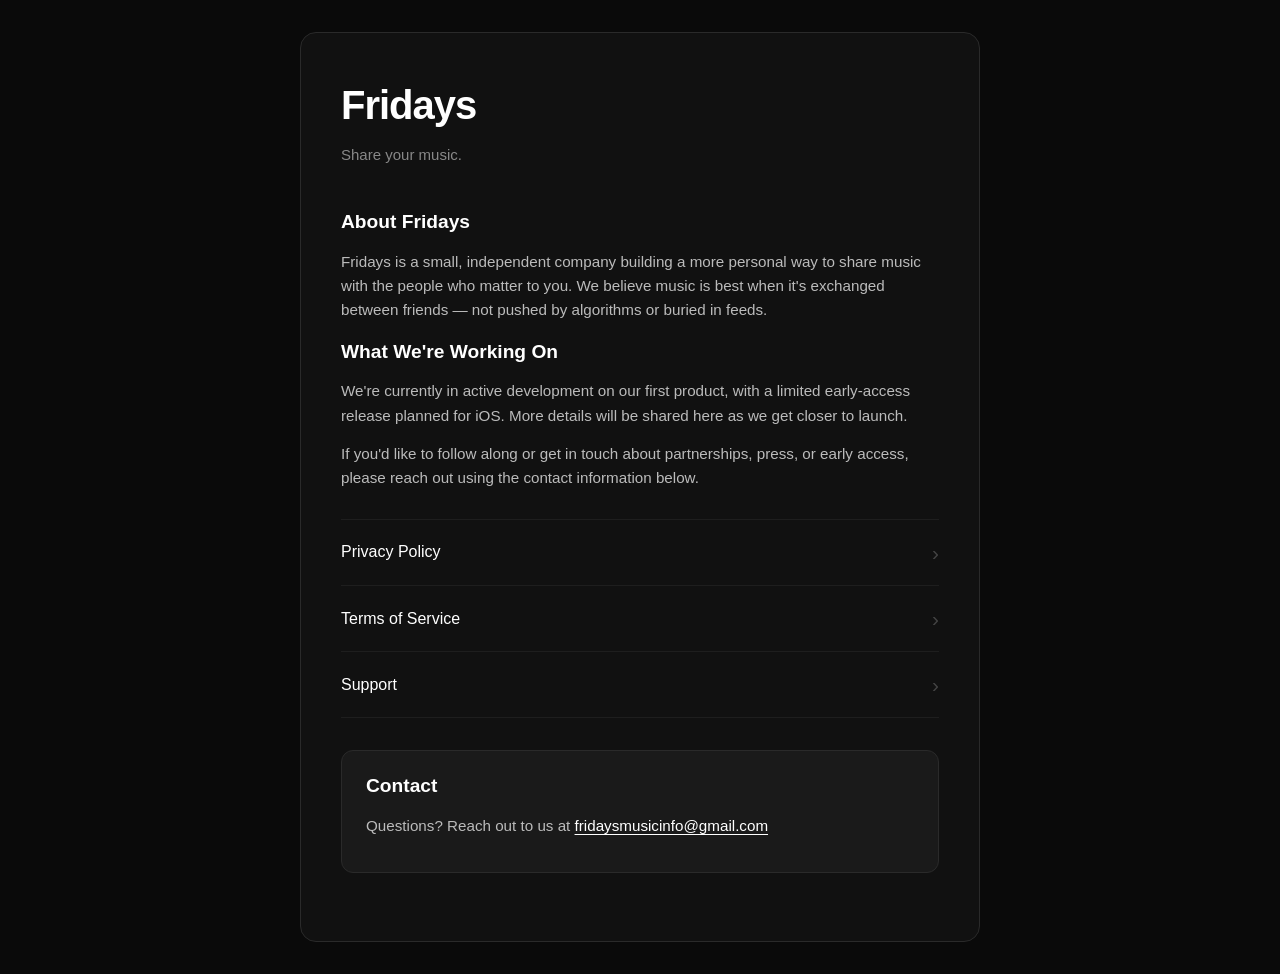
<file: index.html>
<!DOCTYPE html>
<html lang="en">
<head>
    <meta charset="UTF-8">
    <meta name="viewport" content="width=device-width, initial-scale=1.0">
    <title>Fridays</title>
    <link rel="stylesheet" href="styles.css">
</head>
<body>
    <div class="container">
        <div class="site-logo">Fridays</div>
        <div class="site-tagline">Share your music.</div>

        <section class="about-section">
            <h2>About Fridays</h2>
            <p>Fridays is a small, independent company building a more personal way to share music with the people who matter to you. We believe music is best when it's exchanged between friends — not pushed by algorithms or buried in feeds.</p>
        <section class="about-section">
            <h2>What We're Working On</h2>
            <p>We're currently in active development on our first product, with a limited early-access release planned for iOS. More details will be shared here as we get closer to launch.</p>
            <p>If you'd like to follow along or get in touch about partnerships, press, or early access, please reach out using the contact information below.</p>
        </section>

        <ul class="page-links">
            <li><a href="privacy-policy/">Privacy Policy</a></li>
            <li><a href="terms/">Terms of Service</a></li>
            <li><a href="support/">Support</a></li>
        </ul>

        <div class="contact-section">
            <h2>Contact</h2>
            <p>Questions? Reach out to us at <a href="mailto:fridaysmusicinfo@gmail.com">fridaysmusicinfo@gmail.com</a></p>
        </div>
    </div>
</body>
</html>
</file>
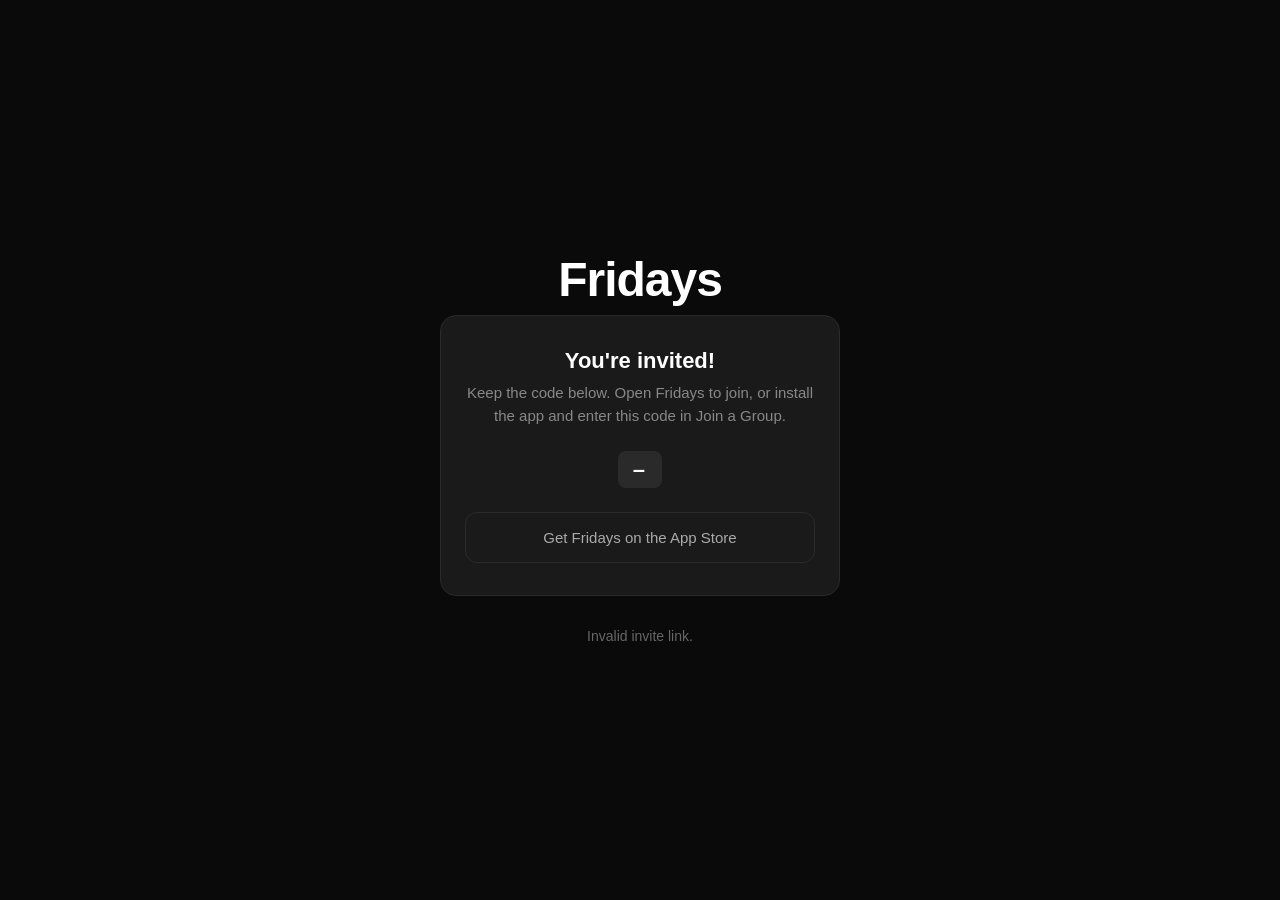
<file: invite/index.html>
<!DOCTYPE html>
<html lang="en">
<head>
    <meta charset="UTF-8">
    <meta name="viewport" content="width=device-width, initial-scale=1.0">
    <!-- Static OG tags — crawlers (iMessage, WhatsApp, etc.) read raw HTML and never run JS -->
    <title>Join a group on Fridays! 🕺</title>
    <!-- Open Graph tags for iMessage / WhatsApp / Twitter link previews -->
    <meta property="og:title" content="Join a group on Fridays! 🕺" />
    <meta property="og:description" content="Open in Fridays to join the group and share your weekly song pick." />
    <meta property="og:image" content="https://fridays.music/app-clip-invite-preview.png" />
    <!-- Do not canonicalize invitations to /join: each query contains a
         different invite code. Preview clients must retain the shared URL. -->
    <meta property="og:type" content="website" />
<style>
        * { margin: 0; padding: 0; box-sizing: border-box; }

        body {
            background-color: #0a0a0a;
            color: #ffffff;
            font-family: -apple-system, BlinkMacSystemFont, "Segoe UI", Helvetica, Arial, sans-serif;
            min-height: 100vh;
            display: flex;
            align-items: center;
            justify-content: center;
            text-align: center;
            padding: 24px;
        }

        .container {
            max-width: 400px;
            width: 100%;
        }

        .logo {
            font-size: 48px;
            font-weight: 700;
            letter-spacing: -1px;
            margin-bottom: 8px;
            color: #ffffff;
        }

        .tagline {
            font-size: 16px;
            color: #888888;
            margin-bottom: 48px;
        }

        .invite-card {
            background: #1a1a1a;
            border: 1px solid #2a2a2a;
            border-radius: 16px;
            padding: 32px 24px;
            margin-bottom: 32px;
        }

        .invite-title {
            font-size: 22px;
            font-weight: 600;
            margin-bottom: 8px;
        }

        .invite-subtitle {
            font-size: 15px;
            color: #888888;
            line-height: 1.5;
            margin-bottom: 24px;
        }

        .code-badge {
            display: inline-block;
            background: #2a2a2a;
            border-radius: 8px;
            padding: 8px 16px;
            font-family: "SF Mono", "Fira Code", monospace;
            font-size: 18px;
            font-weight: 600;
            letter-spacing: 2px;
            color: #ffffff;
            margin-bottom: 24px;
        }

        .open-btn {
            display: block;
            width: 100%;
            padding: 16px;
            background: #ffffff;
            color: #000000;
            border: none;
            border-radius: 12px;
            font-size: 17px;
            font-weight: 600;
            cursor: pointer;
            text-decoration: none;
            margin-bottom: 12px;
            transition: opacity 0.2s;
        }

        .open-btn:hover { opacity: 0.85; }

        .appstore-btn {
            display: block;
            width: 100%;
            padding: 16px;
            background: transparent;
            color: #aaaaaa;
            border: 1px solid #2a2a2a;
            border-radius: 12px;
            font-size: 15px;
            font-weight: 500;
            cursor: pointer;
            text-decoration: none;
            transition: border-color 0.2s, color 0.2s;
        }

        .appstore-btn:hover { border-color: #555555; color: #ffffff; }

        .status-msg {
            font-size: 14px;
            color: #666666;
            margin-top: 24px;
            min-height: 20px;
        }
    </style>
</head>
<body>
    <div class="container">
        <div class="logo">Fridays</div>

        <div class="invite-card">
            <!-- invite-title and invite-subtitle are updated by JS with the group name -->
            <div class="invite-title" id="invite-title">You're invited!</div>
            <div class="invite-subtitle" id="invite-subtitle">
                Keep the code below. Open Fridays to join, or install the app and enter this code in Join a Group.
            </div>

            <!-- JS populates this with the extracted join code -->
            <div class="code-badge" id="code-badge">...</div>

            <a class="open-btn" id="open-btn" href="#">Open in Fridays</a>
            <a class="appstore-btn"
               href="https://apps.apple.com/us/app/fridays-music/id6757407973"
               id="appstore-btn">
               Get Fridays on the App Store
            </a>
        </div>

        <div class="status-msg" id="status-msg">
            Tap Open in Fridays if installed. Otherwise, keep your code and get the app below.
        </div>
    </div>

    <script>
        (function () {
            var params = new URLSearchParams(window.location.search);

            // Extract join code. Two sources in priority order:
            // 1. ?code= query param — set by 404.html when GitHub Pages catches /join/{code}
            // 2. Path segment — works when accessed directly at /join/{code}
            var fromQuery = params.get("code") || "";
            var pathParts = window.location.pathname.split("/").filter(Boolean);
            // pathParts[0]==="join", pathParts[1]===code (direct path fallback)
            var fromPath = pathParts[1] || "";
            var compactCode = (fromQuery || "").replace(/[\s-]/g, "").toUpperCase();
            var code = /^[A-Z0-9]{8}$/.test(compactCode)
                ? compactCode.slice(0, 4) + "-" + compactCode.slice(4)
                : "";

            // --- Populate code badge and deep link button ---
            var codeBadge = document.getElementById("code-badge");
            var openBtn   = document.getElementById("open-btn");
            var statusMsg = document.getElementById("status-msg");

            if (code) {
                codeBadge.textContent = code;
                // Deep link carries the code so the app can pre-fill the join sheet
                openBtn.href = "fridays://join/" + encodeURIComponent(code);
            } else {
                codeBadge.textContent = "—";
                statusMsg.textContent = "Invalid invite link.";
                openBtn.style.display = "none";
            }

            if (!code) return;

        })();
    </script>
</body>
</html>
</file>
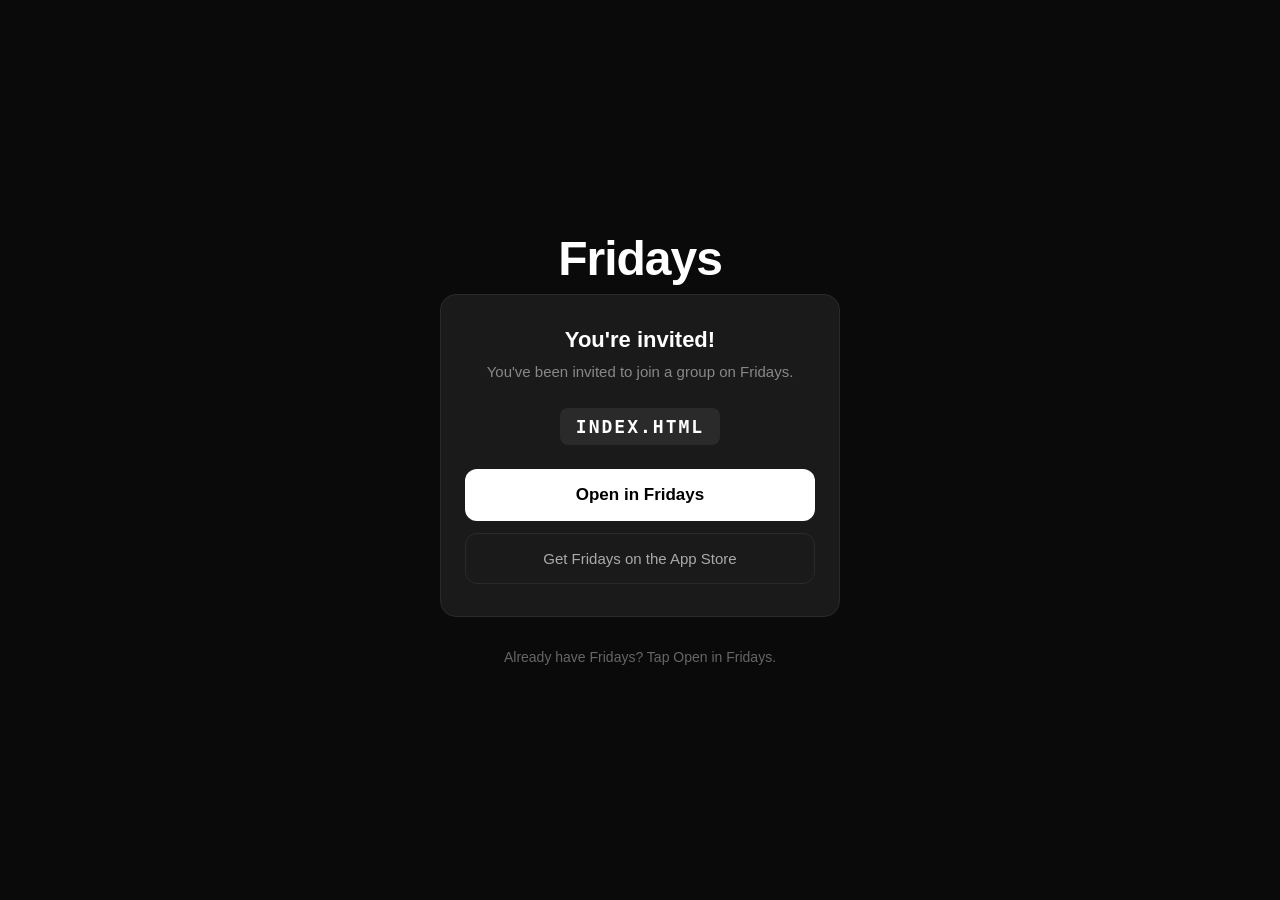
<file: join/index.html>
<!DOCTYPE html>
<html lang="en">
<head>
    <meta charset="UTF-8">
    <meta name="viewport" content="width=device-width, initial-scale=1.0">
    <!-- Static OG tags — crawlers (iMessage, WhatsApp, etc.) read raw HTML and never run JS -->
    <title>Join a group on Fridays! 🕺</title>
    <!-- Open Graph tags for iMessage / WhatsApp / Twitter link previews -->
    <meta property="og:title" content="Join a group on Fridays! 🕺" />
    <meta property="og:description" content="Open in Fridays to join the group and share your weekly song pick." />
    <meta property="og:image" content="https://fridays.music/app-clip-invite-preview.png" />
    <meta property="og:url" content="https://fridays.music/join" />
    <meta property="og:type" content="website" />
    <meta
        name="apple-itunes-app"
        content="app-id=6757407973, app-clip-bundle-id=com.maxwellsanchez.fridays-app.Clip, app-clip-display=card"
    />
    <style>
        * { margin: 0; padding: 0; box-sizing: border-box; }

        body {
            background-color: #0a0a0a;
            color: #ffffff;
            font-family: -apple-system, BlinkMacSystemFont, "Segoe UI", Helvetica, Arial, sans-serif;
            min-height: 100vh;
            display: flex;
            align-items: center;
            justify-content: center;
            text-align: center;
            padding: 24px;
        }

        .container {
            max-width: 400px;
            width: 100%;
        }

        .logo {
            font-size: 48px;
            font-weight: 700;
            letter-spacing: -1px;
            margin-bottom: 8px;
            color: #ffffff;
        }

        .tagline {
            font-size: 16px;
            color: #888888;
            margin-bottom: 48px;
        }

        .invite-card {
            background: #1a1a1a;
            border: 1px solid #2a2a2a;
            border-radius: 16px;
            padding: 32px 24px;
            margin-bottom: 32px;
        }

        .invite-title {
            font-size: 22px;
            font-weight: 600;
            margin-bottom: 8px;
        }

        .invite-subtitle {
            font-size: 15px;
            color: #888888;
            line-height: 1.5;
            margin-bottom: 24px;
        }

        .code-badge {
            display: inline-block;
            background: #2a2a2a;
            border-radius: 8px;
            padding: 8px 16px;
            font-family: "SF Mono", "Fira Code", monospace;
            font-size: 18px;
            font-weight: 600;
            letter-spacing: 2px;
            color: #ffffff;
            margin-bottom: 24px;
        }

        .open-btn {
            display: block;
            width: 100%;
            padding: 16px;
            background: #ffffff;
            color: #000000;
            border: none;
            border-radius: 12px;
            font-size: 17px;
            font-weight: 600;
            cursor: pointer;
            text-decoration: none;
            margin-bottom: 12px;
            transition: opacity 0.2s;
        }

        .open-btn:hover { opacity: 0.85; }

        .appstore-btn {
            display: block;
            width: 100%;
            padding: 16px;
            background: transparent;
            color: #aaaaaa;
            border: 1px solid #2a2a2a;
            border-radius: 12px;
            font-size: 15px;
            font-weight: 500;
            cursor: pointer;
            text-decoration: none;
            transition: border-color 0.2s, color 0.2s;
        }

        .appstore-btn:hover { border-color: #555555; color: #ffffff; }

        .status-msg {
            font-size: 14px;
            color: #666666;
            margin-top: 24px;
            min-height: 20px;
        }
    </style>
</head>
<body>
    <div class="container">
        <div class="logo">Fridays</div>

        <div class="invite-card">
            <!-- invite-title and invite-subtitle are updated by JS with the group name -->
            <div class="invite-title" id="invite-title">You're invited!</div>
            <div class="invite-subtitle" id="invite-subtitle">
                You've been invited to join a group on Fridays.
            </div>

            <!-- JS populates this with the extracted join code -->
            <div class="code-badge" id="code-badge">...</div>

            <a class="open-btn" id="open-btn" href="#">Open in Fridays</a>
            <a class="appstore-btn"
               href="https://apps.apple.com/us/app/fridays-music/id6757407973"
               id="appstore-btn">
               Get Fridays on the App Store
            </a>
        </div>

        <div class="status-msg" id="status-msg">
            Already have Fridays? Tap Open in Fridays.
        </div>
    </div>

    <script>
        (function () {
            var params = new URLSearchParams(window.location.search);

            // Extract join code. Two sources in priority order:
            // 1. ?code= query param — set by 404.html when GitHub Pages catches /join/{code}
            // 2. Path segment — works when accessed directly at /join/{code}
            var fromQuery = params.get("code") || "";
            var pathParts = window.location.pathname.split("/").filter(Boolean);
            // pathParts[0]==="join", pathParts[1]===code (direct path fallback)
            var fromPath = pathParts[1] || "";
            var code = (fromQuery || fromPath).toUpperCase();

            // --- Populate code badge and deep link button ---
            var codeBadge = document.getElementById("code-badge");
            var openBtn   = document.getElementById("open-btn");
            var statusMsg = document.getElementById("status-msg");

            if (code) {
                codeBadge.textContent = code;
                // Deep link carries the code so the app can pre-fill the join sheet
                openBtn.href = "fridays://join/" + code;
            } else {
                codeBadge.textContent = "—";
                statusMsg.textContent = "Invalid invite link.";
                openBtn.style.display = "none";
            }

            if (!code) return;

        })();
    </script>
</body>
</html>
</file>
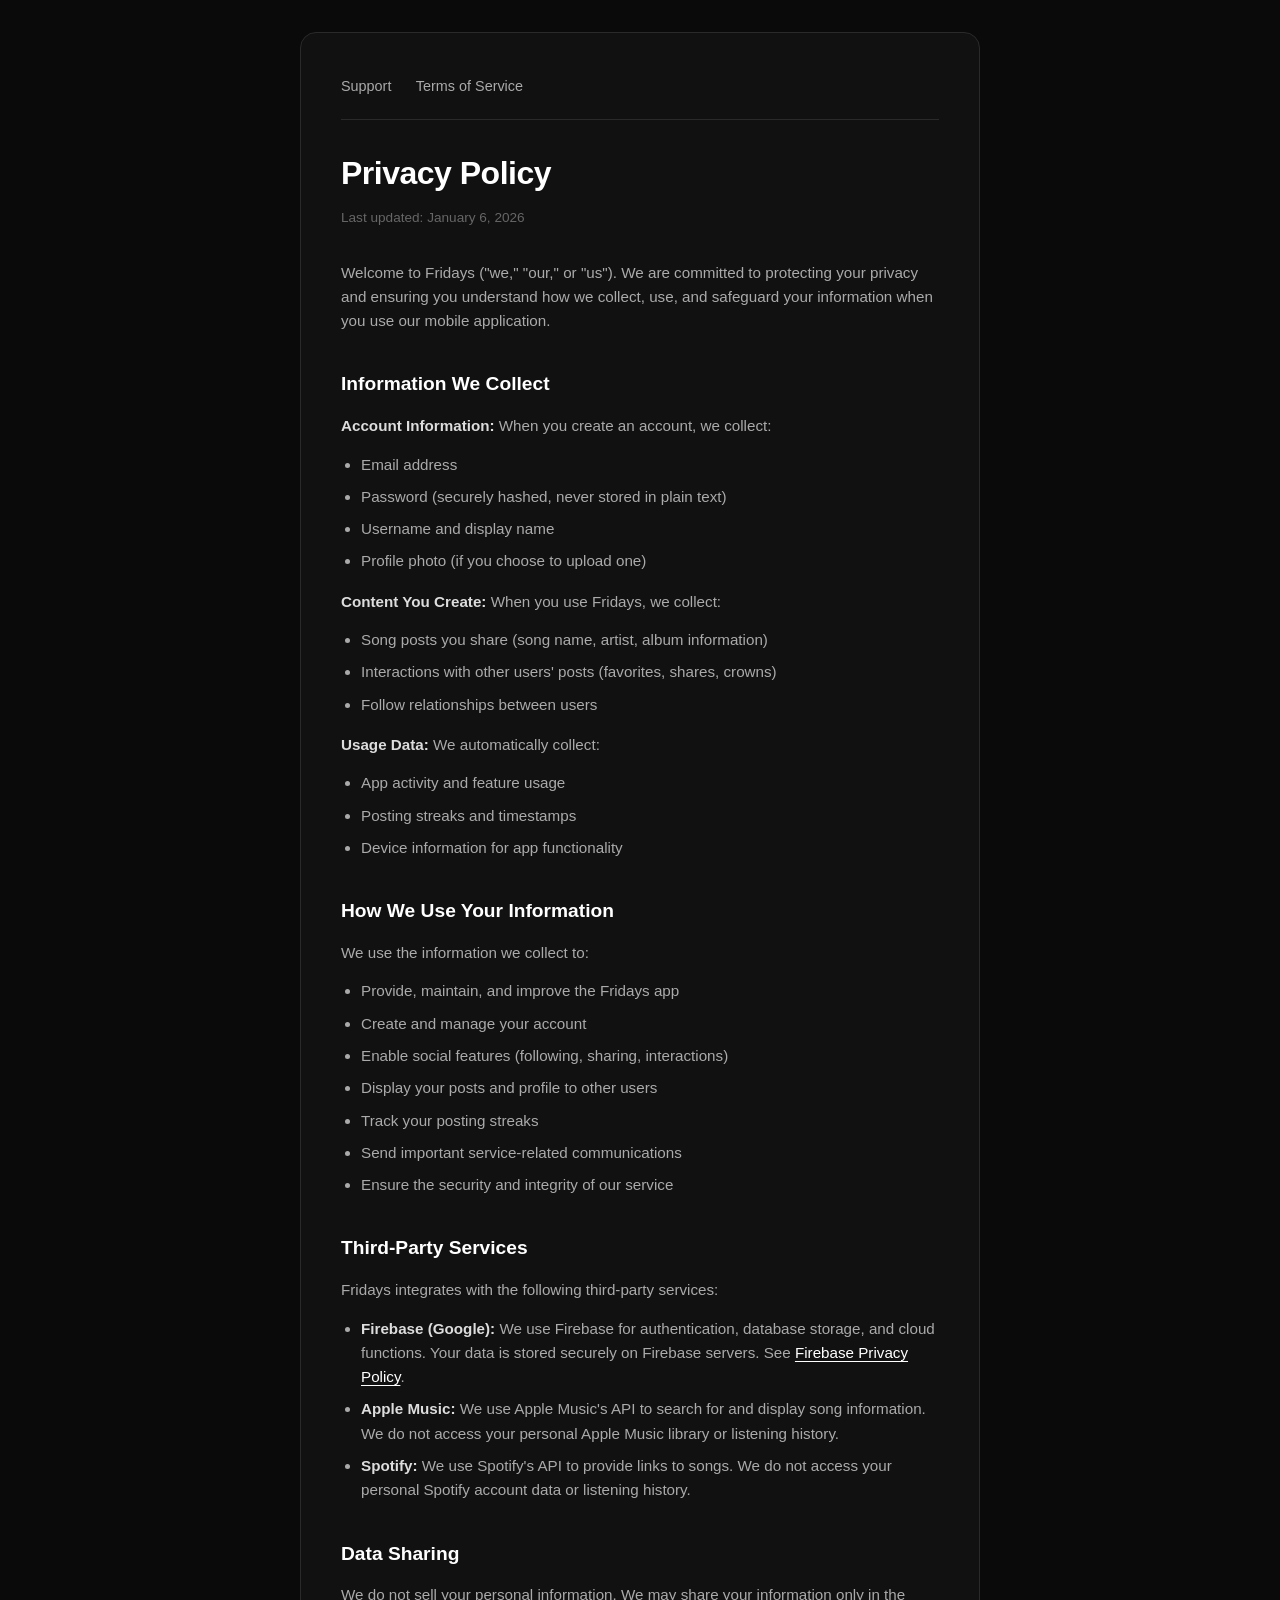
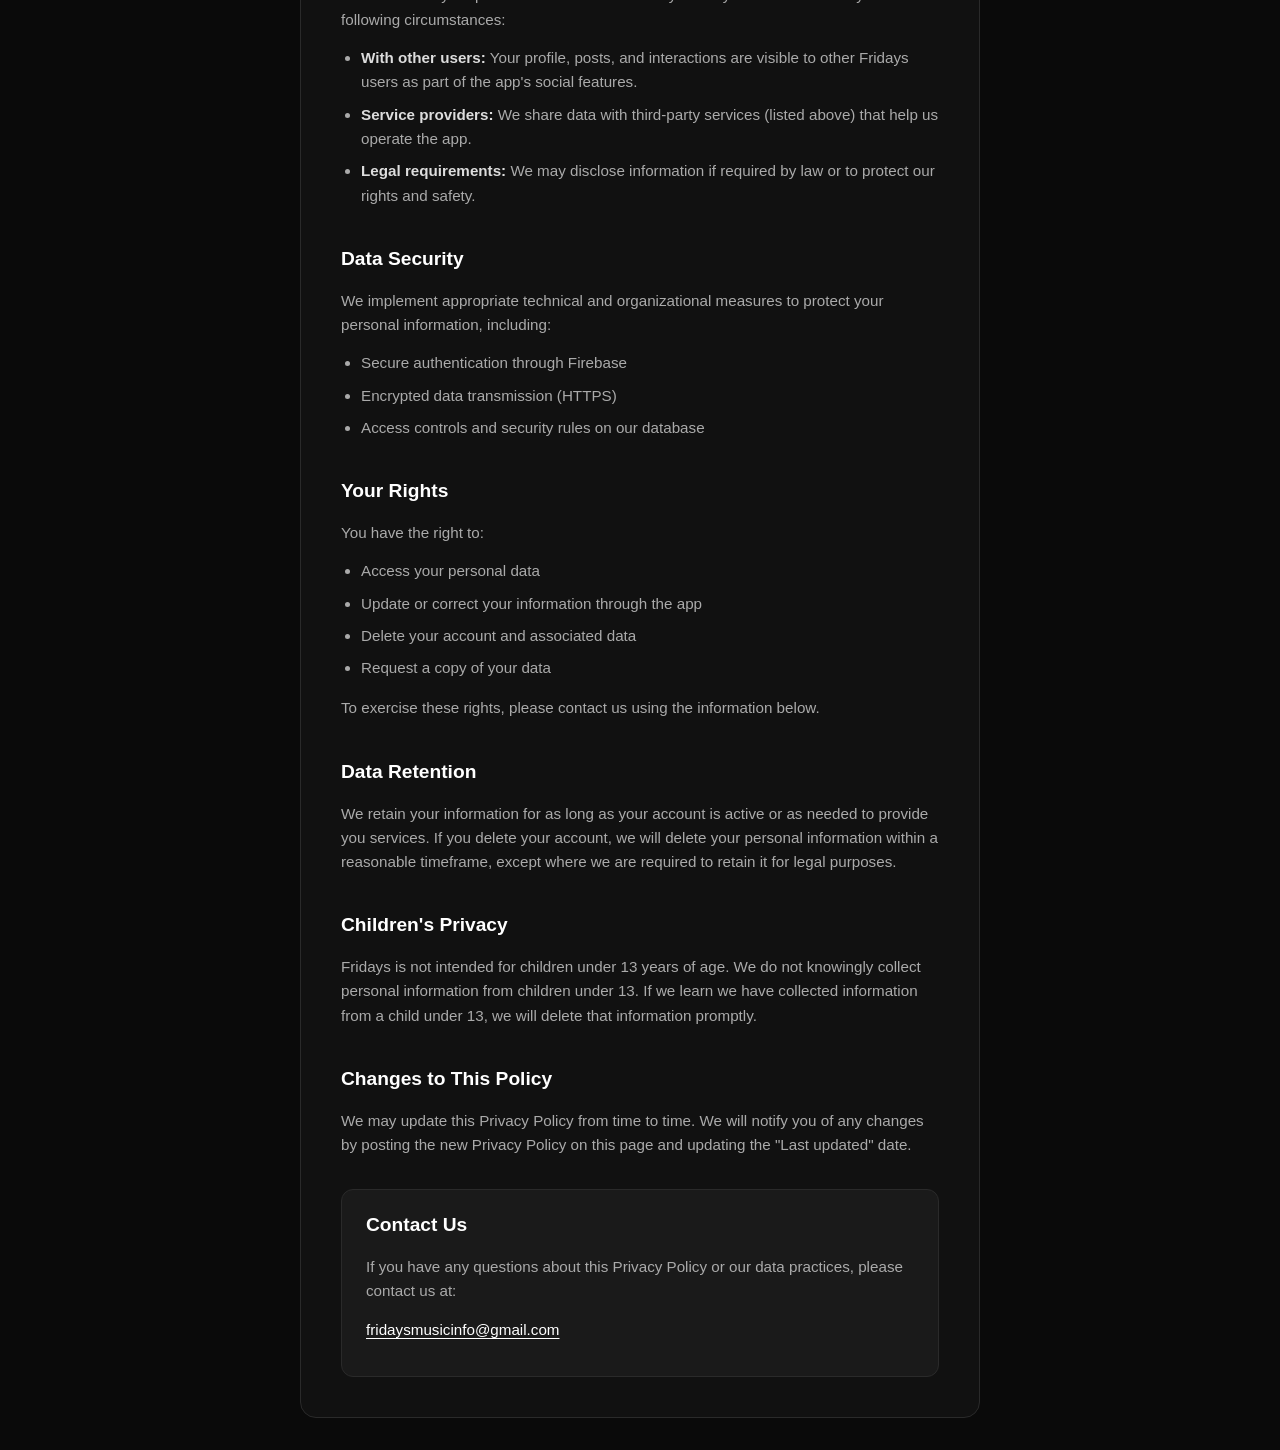
<file: privacy-policy/index.html>
<!DOCTYPE html>
<html lang="en">
<head>
    <meta charset="UTF-8">
    <meta name="viewport" content="width=device-width, initial-scale=1.0">
    <title>Privacy Policy - Fridays</title>
    <link rel="stylesheet" href="../styles.css">
</head>
<body>
    <div class="container">
        <nav class="nav-links">
            <a href="../support/">Support</a>
            <a href="../terms/">Terms of Service</a>
        </nav>
        
        <h1>Privacy Policy</h1>
        <p class="last-updated">Last updated: January 6, 2026</p>
        
        <p>Welcome to Fridays ("we," "our," or "us"). We are committed to protecting your privacy and ensuring you understand how we collect, use, and safeguard your information when you use our mobile application.</p>
        
        <h2>Information We Collect</h2>
        
        <p><strong>Account Information:</strong> When you create an account, we collect:</p>
        <ul>
            <li>Email address</li>
            <li>Password (securely hashed, never stored in plain text)</li>
            <li>Username and display name</li>
            <li>Profile photo (if you choose to upload one)</li>
        </ul>
        
        <p><strong>Content You Create:</strong> When you use Fridays, we collect:</p>
        <ul>
            <li>Song posts you share (song name, artist, album information)</li>
            <li>Interactions with other users' posts (favorites, shares, crowns)</li>
            <li>Follow relationships between users</li>
        </ul>
        
        <p><strong>Usage Data:</strong> We automatically collect:</p>
        <ul>
            <li>App activity and feature usage</li>
            <li>Posting streaks and timestamps</li>
            <li>Device information for app functionality</li>
        </ul>
        
        <h2>How We Use Your Information</h2>
        
        <p>We use the information we collect to:</p>
        <ul>
            <li>Provide, maintain, and improve the Fridays app</li>
            <li>Create and manage your account</li>
            <li>Enable social features (following, sharing, interactions)</li>
            <li>Display your posts and profile to other users</li>
            <li>Track your posting streaks</li>
            <li>Send important service-related communications</li>
            <li>Ensure the security and integrity of our service</li>
        </ul>
        
        <h2>Third-Party Services</h2>
        
        <p>Fridays integrates with the following third-party services:</p>
        <ul>
            <li><strong>Firebase (Google):</strong> We use Firebase for authentication, database storage, and cloud functions. Your data is stored securely on Firebase servers. See <a href="https://firebase.google.com/support/privacy" target="_blank">Firebase Privacy Policy</a>.</li>
            <li><strong>Apple Music:</strong> We use Apple Music's API to search for and display song information. We do not access your personal Apple Music library or listening history.</li>
            <li><strong>Spotify:</strong> We use Spotify's API to provide links to songs. We do not access your personal Spotify account data or listening history.</li>
        </ul>
        
        <h2>Data Sharing</h2>
        
        <p>We do not sell your personal information. We may share your information only in the following circumstances:</p>
        <ul>
            <li><strong>With other users:</strong> Your profile, posts, and interactions are visible to other Fridays users as part of the app's social features.</li>
            <li><strong>Service providers:</strong> We share data with third-party services (listed above) that help us operate the app.</li>
            <li><strong>Legal requirements:</strong> We may disclose information if required by law or to protect our rights and safety.</li>
        </ul>
        
        <h2>Data Security</h2>
        
        <p>We implement appropriate technical and organizational measures to protect your personal information, including:</p>
        <ul>
            <li>Secure authentication through Firebase</li>
            <li>Encrypted data transmission (HTTPS)</li>
            <li>Access controls and security rules on our database</li>
        </ul>
        
        <h2>Your Rights</h2>
        
        <p>You have the right to:</p>
        <ul>
            <li>Access your personal data</li>
            <li>Update or correct your information through the app</li>
            <li>Delete your account and associated data</li>
            <li>Request a copy of your data</li>
        </ul>
        
        <p>To exercise these rights, please contact us using the information below.</p>
        
        <h2>Data Retention</h2>
        
        <p>We retain your information for as long as your account is active or as needed to provide you services. If you delete your account, we will delete your personal information within a reasonable timeframe, except where we are required to retain it for legal purposes.</p>
        
        <h2>Children's Privacy</h2>
        
        <p>Fridays is not intended for children under 13 years of age. We do not knowingly collect personal information from children under 13. If we learn we have collected information from a child under 13, we will delete that information promptly.</p>
        
        <h2>Changes to This Policy</h2>
        
        <p>We may update this Privacy Policy from time to time. We will notify you of any changes by posting the new Privacy Policy on this page and updating the "Last updated" date.</p>
        
        <div class="contact-section">
            <h2>Contact Us</h2>
            <p>If you have any questions about this Privacy Policy or our data practices, please contact us at:</p>
            <p><a href="mailto:fridaysmusicinfo@gmail.com">fridaysmusicinfo@gmail.com</a></p>
        </div>
    </div>
</body>
</html>
</file>
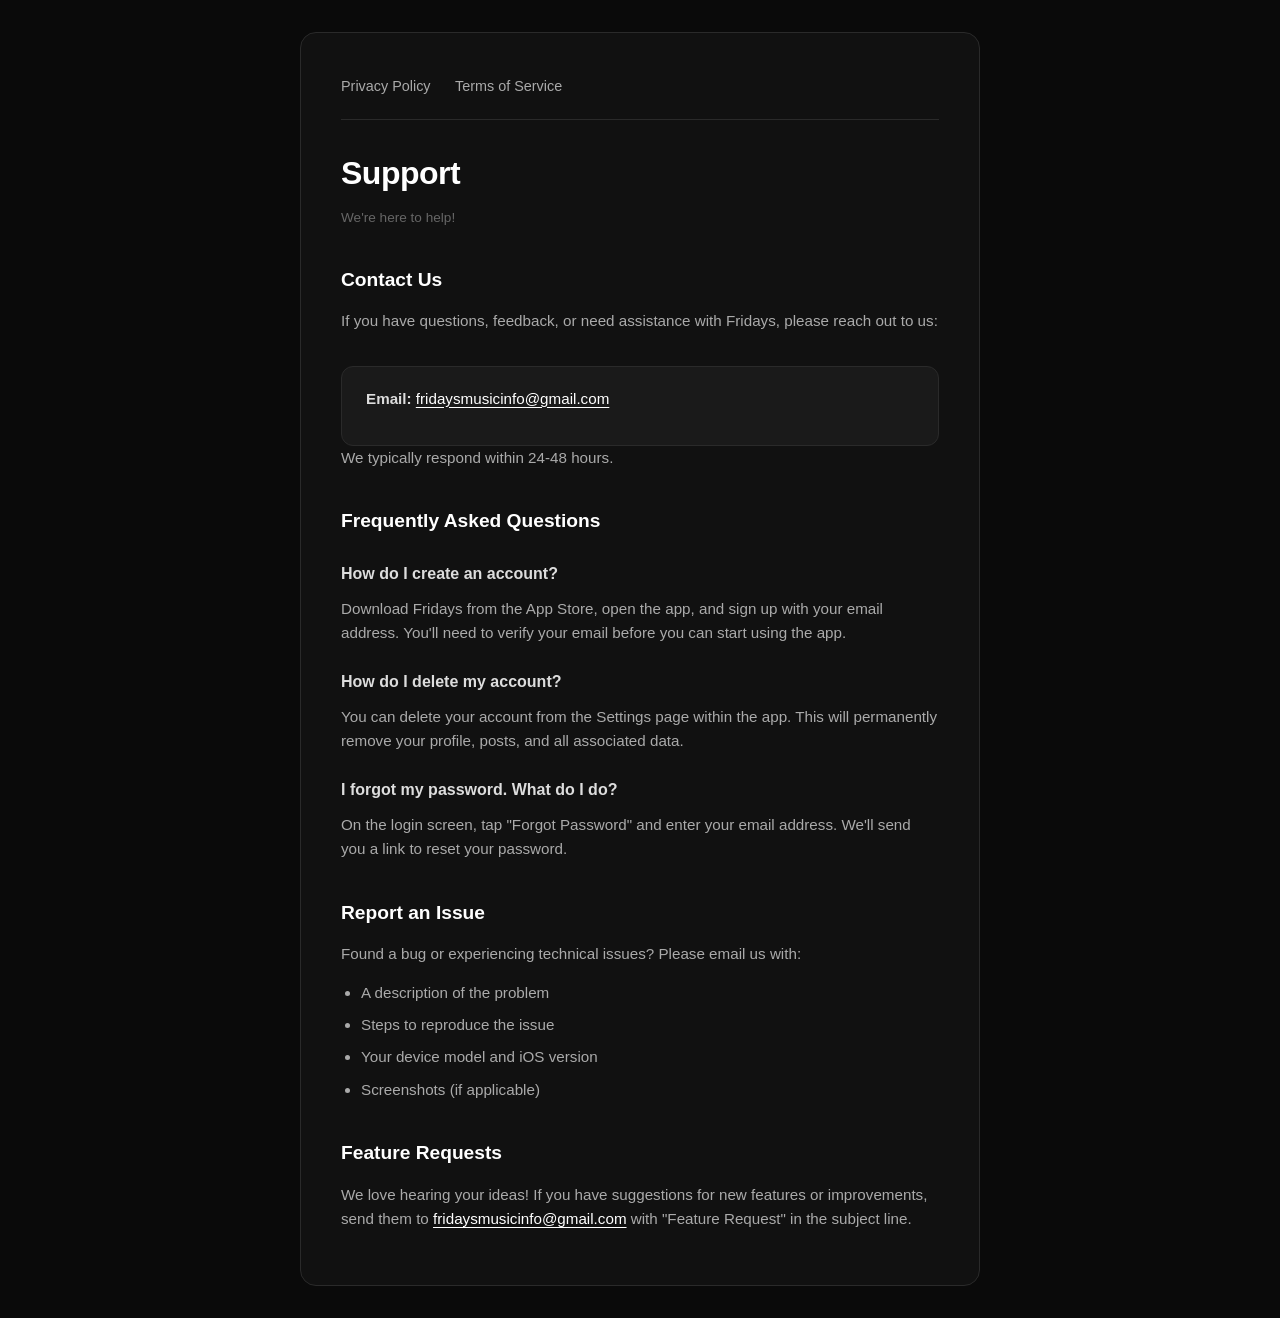
<file: support/index.html>
<!DOCTYPE html>
<html lang="en">
<head>
    <meta charset="UTF-8">
    <meta name="viewport" content="width=device-width, initial-scale=1.0">
    <title>Support - Fridays</title>
    <link rel="stylesheet" href="../styles.css">
</head>
<body>
    <div class="container">
        <nav class="nav-links">
            <a href="../privacy-policy/">Privacy Policy</a>
            <a href="../terms/">Terms of Service</a>
        </nav>
        
        <h1>Support</h1>
        <p class="last-updated">We're here to help!</p>
        
        <h2>Contact Us</h2>
        
        <p>If you have questions, feedback, or need assistance with Fridays, please reach out to us:</p>
        
        <div class="contact-section">
            <p><strong>Email:</strong> <a href="mailto:fridaysmusicinfo@gmail.com">fridaysmusicinfo@gmail.com</a></p>
        </div>
        
        <p>We typically respond within 24-48 hours.</p>
        
        <h2>Frequently Asked Questions</h2>
        
        <h3>How do I create an account?</h3>
        <p>Download Fridays from the App Store, open the app, and sign up with your email address. You'll need to verify your email before you can start using the app.</p>
        
        <h3>How do I delete my account?</h3>
        <p>You can delete your account from the Settings page within the app. This will permanently remove your profile, posts, and all associated data.</p>
        
        <h3>I forgot my password. What do I do?</h3>
        <p>On the login screen, tap "Forgot Password" and enter your email address. We'll send you a link to reset your password.</p>
        
        <h2>Report an Issue</h2>
        
        <p>Found a bug or experiencing technical issues? Please email us with:</p>
        <ul>
            <li>A description of the problem</li>
            <li>Steps to reproduce the issue</li>
            <li>Your device model and iOS version</li>
            <li>Screenshots (if applicable)</li>
        </ul>
        
        <h2>Feature Requests</h2>
        
        <p>We love hearing your ideas! If you have suggestions for new features or improvements, send them to <a href="mailto:fridaysmusicinfo@gmail.com">fridaysmusicinfo@gmail.com</a> with "Feature Request" in the subject line.</p>
    </div>
</body>
</html>
</file>
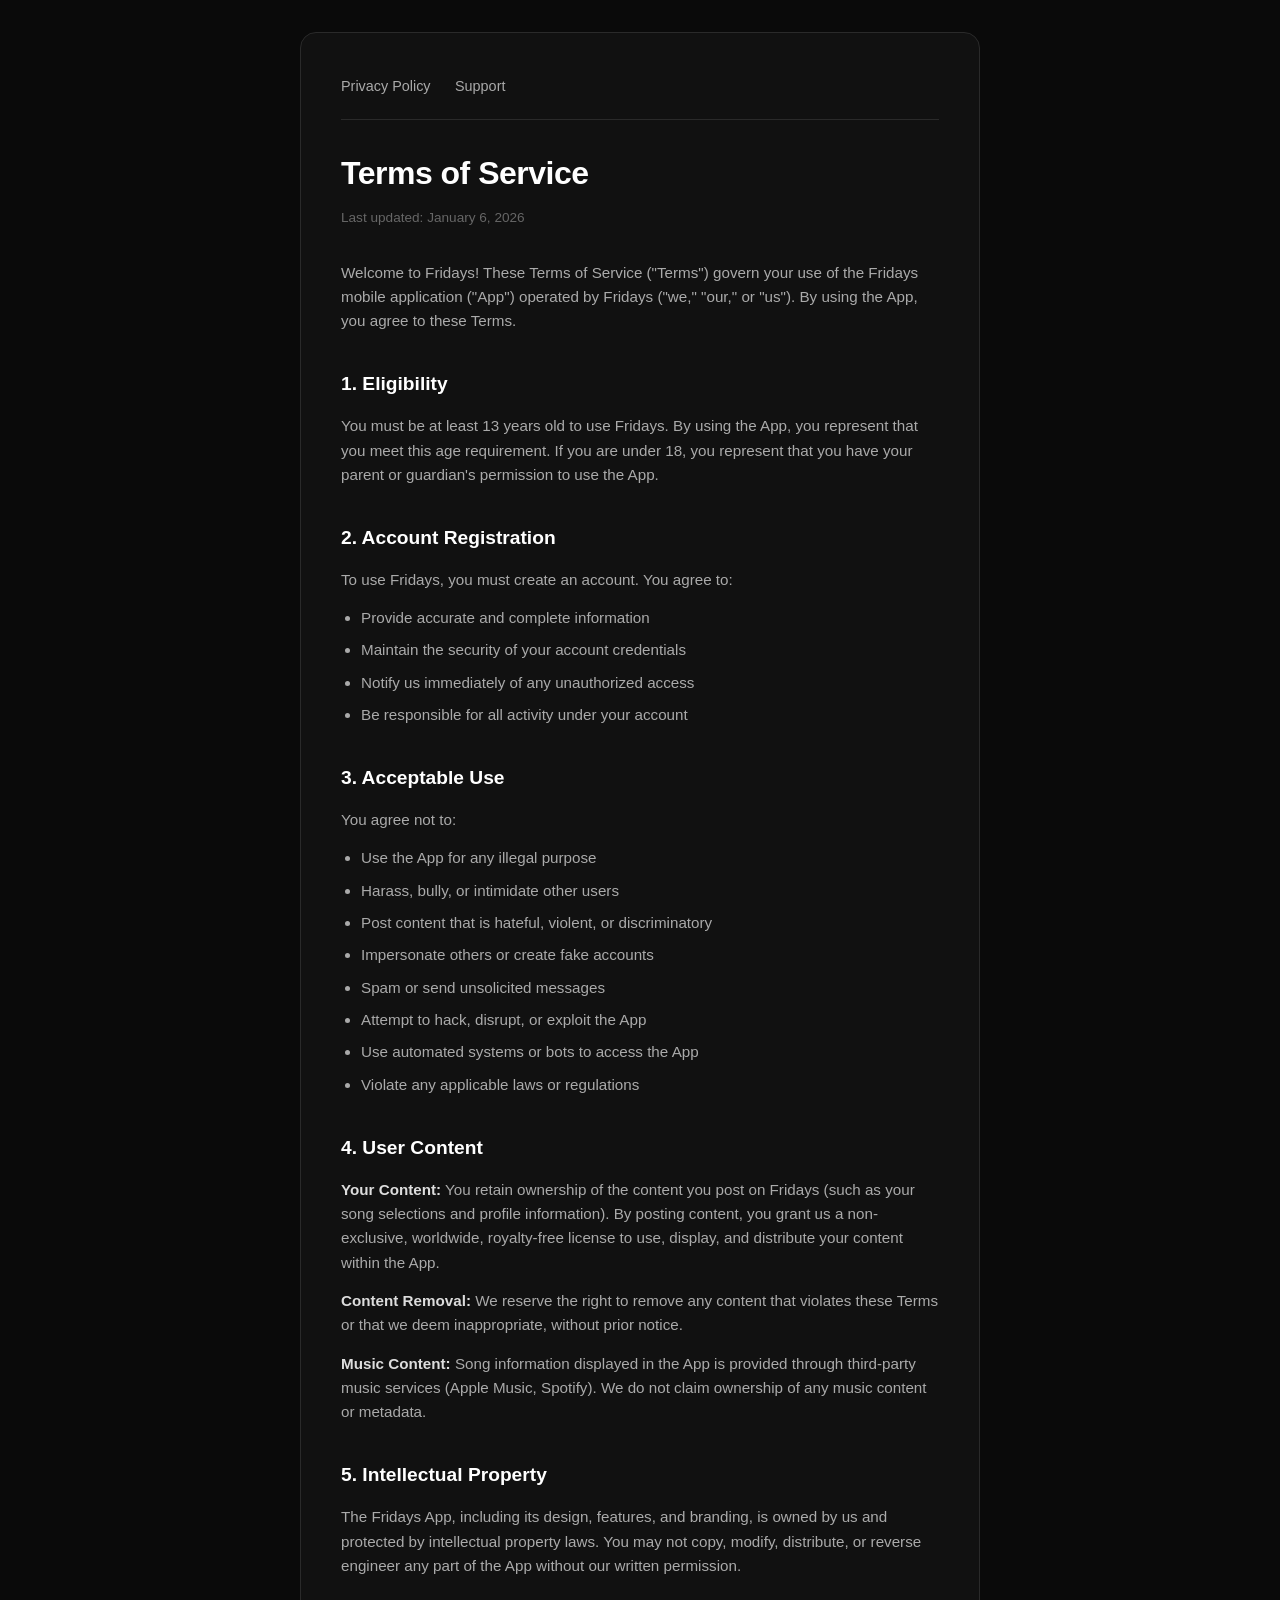
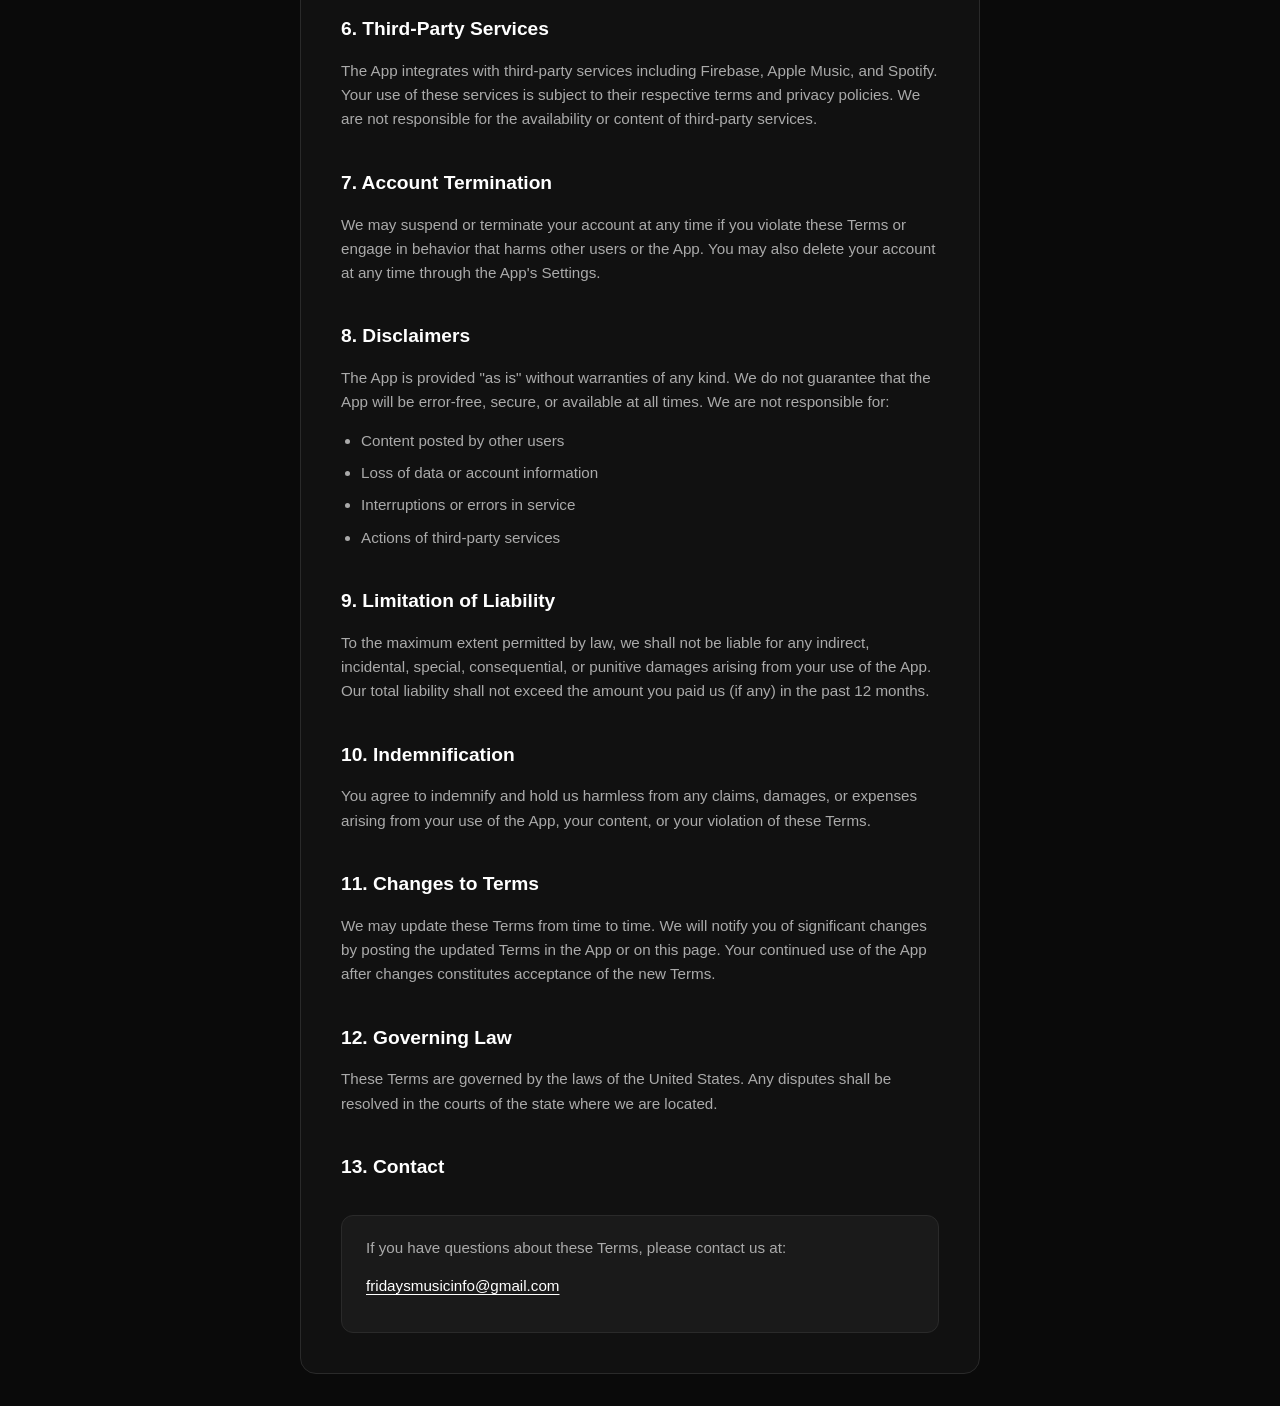
<file: terms/index.html>
<!DOCTYPE html>
<html lang="en">
<head>
    <meta charset="UTF-8">
    <meta name="viewport" content="width=device-width, initial-scale=1.0">
    <title>Terms of Service - Fridays</title>
    <link rel="stylesheet" href="../styles.css">
</head>
<body>
    <div class="container">
        <nav class="nav-links">
            <a href="../privacy-policy/">Privacy Policy</a>
            <a href="../support/">Support</a>
        </nav>
        
        <h1>Terms of Service</h1>
        <p class="last-updated">Last updated: January 6, 2026</p>
        
        <p>Welcome to Fridays! These Terms of Service ("Terms") govern your use of the Fridays mobile application ("App") operated by Fridays ("we," "our," or "us"). By using the App, you agree to these Terms.</p>
        
        <h2>1. Eligibility</h2>
        
        <p>You must be at least 13 years old to use Fridays. By using the App, you represent that you meet this age requirement. If you are under 18, you represent that you have your parent or guardian's permission to use the App.</p>
        
        <h2>2. Account Registration</h2>
        
        <p>To use Fridays, you must create an account. You agree to:</p>
        <ul>
            <li>Provide accurate and complete information</li>
            <li>Maintain the security of your account credentials</li>
            <li>Notify us immediately of any unauthorized access</li>
            <li>Be responsible for all activity under your account</li>
        </ul>
        
        <h2>3. Acceptable Use</h2>
        
        <p>You agree not to:</p>
        <ul>
            <li>Use the App for any illegal purpose</li>
            <li>Harass, bully, or intimidate other users</li>
            <li>Post content that is hateful, violent, or discriminatory</li>
            <li>Impersonate others or create fake accounts</li>
            <li>Spam or send unsolicited messages</li>
            <li>Attempt to hack, disrupt, or exploit the App</li>
            <li>Use automated systems or bots to access the App</li>
            <li>Violate any applicable laws or regulations</li>
        </ul>
        
        <h2>4. User Content</h2>
        
        <p><strong>Your Content:</strong> You retain ownership of the content you post on Fridays (such as your song selections and profile information). By posting content, you grant us a non-exclusive, worldwide, royalty-free license to use, display, and distribute your content within the App.</p>
        
        <p><strong>Content Removal:</strong> We reserve the right to remove any content that violates these Terms or that we deem inappropriate, without prior notice.</p>
        
        <p><strong>Music Content:</strong> Song information displayed in the App is provided through third-party music services (Apple Music, Spotify). We do not claim ownership of any music content or metadata.</p>
        
        <h2>5. Intellectual Property</h2>
        
        <p>The Fridays App, including its design, features, and branding, is owned by us and protected by intellectual property laws. You may not copy, modify, distribute, or reverse engineer any part of the App without our written permission.</p>
        
        <h2>6. Third-Party Services</h2>
        
        <p>The App integrates with third-party services including Firebase, Apple Music, and Spotify. Your use of these services is subject to their respective terms and privacy policies. We are not responsible for the availability or content of third-party services.</p>
        
        <h2>7. Account Termination</h2>
        
        <p>We may suspend or terminate your account at any time if you violate these Terms or engage in behavior that harms other users or the App. You may also delete your account at any time through the App's Settings.</p>
        
        <h2>8. Disclaimers</h2>
        
        <p>The App is provided "as is" without warranties of any kind. We do not guarantee that the App will be error-free, secure, or available at all times. We are not responsible for:</p>
        <ul>
            <li>Content posted by other users</li>
            <li>Loss of data or account information</li>
            <li>Interruptions or errors in service</li>
            <li>Actions of third-party services</li>
        </ul>
        
        <h2>9. Limitation of Liability</h2>
        
        <p>To the maximum extent permitted by law, we shall not be liable for any indirect, incidental, special, consequential, or punitive damages arising from your use of the App. Our total liability shall not exceed the amount you paid us (if any) in the past 12 months.</p>
        
        <h2>10. Indemnification</h2>
        
        <p>You agree to indemnify and hold us harmless from any claims, damages, or expenses arising from your use of the App, your content, or your violation of these Terms.</p>
        
        <h2>11. Changes to Terms</h2>
        
        <p>We may update these Terms from time to time. We will notify you of significant changes by posting the updated Terms in the App or on this page. Your continued use of the App after changes constitutes acceptance of the new Terms.</p>
        
        <h2>12. Governing Law</h2>
        
        <p>These Terms are governed by the laws of the United States. Any disputes shall be resolved in the courts of the state where we are located.</p>
        
        <h2>13. Contact</h2>
        
        <div class="contact-section">
            <p>If you have questions about these Terms, please contact us at:</p>
            <p><a href="mailto:fridaysmusicinfo@gmail.com">fridaysmusicinfo@gmail.com</a></p>
        </div>
    </div>
</body>
</html>
</file>
<file: styles.css>
* {
    margin: 0;
    padding: 0;
    box-sizing: border-box;
}

body {
    font-family: -apple-system, BlinkMacSystemFont, "Segoe UI", Helvetica, Arial, sans-serif;
    line-height: 1.6;
    color: #ffffff;
    background-color: #0a0a0a;
    padding: 32px 20px;
    min-height: 100vh;
}

.container {
    max-width: 680px;
    margin: 0 auto;
    background-color: #111111;
    border: 1px solid #2a2a2a;
    padding: 40px;
    border-radius: 16px;
}

/* Site logo / wordmark shown on home page */
.site-logo {
    font-size: 40px;
    font-weight: 700;
    letter-spacing: -1px;
    color: #ffffff;
    margin-bottom: 6px;
}

.site-tagline {
    font-size: 15px;
    color: #888888;
    margin-bottom: 40px;
}

.nav-links {
    margin-bottom: 28px;
    padding-bottom: 20px;
    border-bottom: 1px solid #2a2a2a;
}

.nav-links a {
    margin-right: 20px;
    color: #aaaaaa;
    text-decoration: none;
    font-size: 0.9rem;
    transition: color 0.2s;
}

.nav-links a:hover {
    color: #ffffff;
    text-decoration: none;
}

h1 {
    font-size: 2rem;
    font-weight: 700;
    margin-bottom: 8px;
    color: #ffffff;
    letter-spacing: -0.5px;
}

.last-updated {
    color: #666666;
    font-size: 0.85rem;
    margin-bottom: 32px;
}

h2 {
    font-size: 1.2rem;
    font-weight: 600;
    margin-top: 36px;
    margin-bottom: 14px;
    color: #ffffff;
}

h3 {
    font-size: 1rem;
    font-weight: 600;
    margin-top: 24px;
    margin-bottom: 10px;
    color: #dddddd;
}

p {
    margin-bottom: 14px;
    color: #aaaaaa;
    font-size: 0.95rem;
}

ul {
    margin-left: 20px;
    margin-bottom: 16px;
}

li {
    margin-bottom: 8px;
    color: #aaaaaa;
    font-size: 0.95rem;
}

strong {
    color: #dddddd;
}

a {
    color: #ffffff;
    text-decoration: underline;
    text-underline-offset: 3px;
}

a:hover {
    color: #aaaaaa;
}

/* About section on home page */
.about-section {
    margin-bottom: 28px;
}

.about-section h2 {
    margin-top: 0;
    margin-bottom: 12px;
}

.about-section p {
    color: #bbbbbb;
}

.about-section + .about-section {
    margin-top: 0;
}

/* Section card used for contact blocks */
.contact-section {
    background-color: #1a1a1a;
    border: 1px solid #2a2a2a;
    padding: 20px 24px;
    border-radius: 12px;
    margin-top: 32px;
}

.contact-section h2 {
    margin-top: 0;
}

/* Home page link list */
.page-links {
    list-style: none;
    margin: 0 0 32px 0;
    padding: 0;
}

.page-links li {
    margin: 0;
    border-bottom: 1px solid #1e1e1e;
}

.page-links li:first-child {
    border-top: 1px solid #1e1e1e;
}

.page-links li a {
    display: flex;
    justify-content: space-between;
    align-items: center;
    padding: 16px 0;
    color: #ffffff;
    text-decoration: none;
    font-size: 1rem;
    font-weight: 500;
    transition: color 0.2s;
}

.page-links li a::after {
    /* Chevron arrow */
    content: "›";
    font-size: 1.3rem;
    color: #444444;
    transition: color 0.2s;
}

.page-links li a:hover {
    color: #aaaaaa;
}

.page-links li a:hover::after {
    color: #888888;
}

@media (max-width: 600px) {
    .container {
        padding: 28px 20px;
    }

    h1 {
        font-size: 1.6rem;
    }

    h2 {
        font-size: 1.1rem;
    }

    .nav-links a {
        display: inline-block;
        margin-bottom: 8px;
    }
}
</file>
